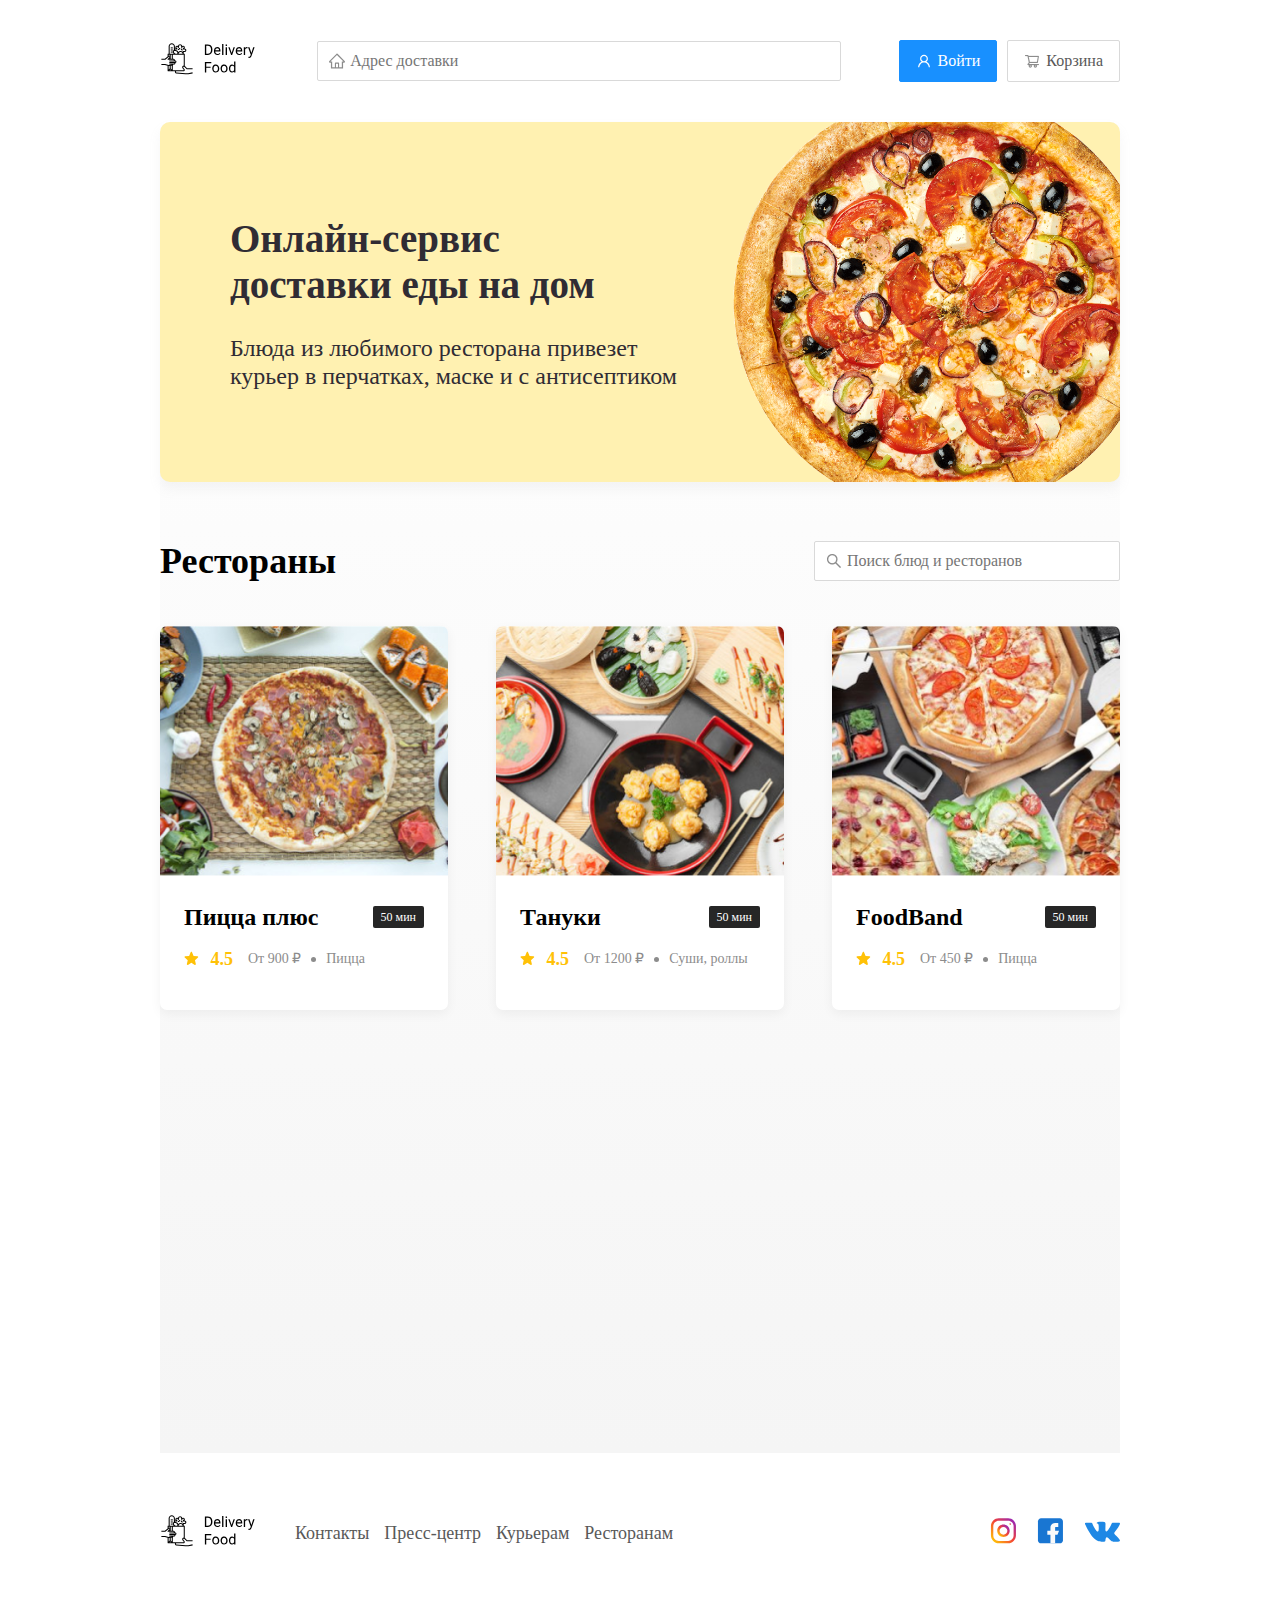
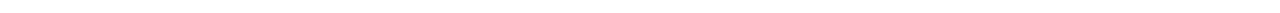
<file: index.html>
<!DOCTYPE html>
<html lang="ru">

<head>
  <meta charset="UTF-8">
  <meta name="viewport" content="width=device-width, initial-scale=1.0">
  <title>Delivery Food - доставка еды</title>
  <link href="https://fonts.googleapis.com/css?family=Roboto:400,700&display=swap&subset=cyrillic" rel="stylesheet">
  <link rel="stylesheet" href="css/normalize.css">
  <link rel="stylesheet" href="css/animate.css">
  <link rel="stylesheet" href="css/style.css">
</head>

<body>

  <div class="container">
    <header class="header">
      <a href="#" class="logo header__logo">
        <img src="img/logo.svg" alt="logo" class="logo-image header__logo-img" width="100" height="36">
      </a>
      <input type="text" class="input header__input" placeholder="Адрес доставки">
      <div class="header__buttons">
        <button class="button header__button button-primary">
          <img class="header__button-icon" src="img/user.svg" alt="user">
          <span class="header__button-text">Войти</span>
        </button>
        <button class="button header__button" id="shopping-cart">
          <img class="header__button-icon" src="img/shopping-cart.png" alt="shopping-cart">
          <span class="header__button-text">Корзина</span>
        </button>
      </div>
  </header>

  <main class="main">
    <section class="promo">
      <h1 class="promo__header">Онлайн-сервис<br>доставки еды на дом</h1>
      <p class="promo__text">Блюда из любимого ресторана привезет<br>курьер в перчатках, маске и с антисептиком</p>
    </section>

    <section class="restorants">
      <div class="restorants__header">
        <h2 class="restorants__title">Рестораны</h2>
        <input class="input restorants__input" type="text" placeholder="Поиск блюд и ресторанов">
      </div>

      <div class="restorants__cards">

        <a href="#" class="restorants__card wow fadeInUp" data-wow-delay="0.2s">
          <img src="img/pizza-plus.jpg" alt="pizza-plus" class="restorants__card-image">
          <div class="restorants__text">
            <div class="restorants__card-title">
              <h3 class="restorants__card-name">Пицца плюс</h3>
              <span class="restorants__card-time">50 мин</span>
            </div>
            <div class="restorants__info">
              <div class="restorants__rating">
                <img src="img/rating-star.svg" alt="rating-star" class="restorants__rating-star">
                4.5</div>
              <div class="restorants__price">От 900 ₽</div>
              <div class="restorants__category">Пицца</div>
            </div>
          </div>
        </a>

        <a href="tanuki.html" class="restorants__card wow fadeInUp" data-wow-delay="0.4s">
          <img src="img/tanuki.jpg" alt="tanuki" class="restorants__card-image">
          <div class="restorants__text">
            <div class="restorants__card-title">
              <h3 class="restorants__card-name">Тануки</h3>
              <span class="restorants__card-time">50 мин</span>
            </div>
            <div class="restorants__info">
              <div class="restorants__rating">
                <img src="img/rating-star.svg" alt="rating-star" class="restorants__rating-star">
                4.5</div>
              <div class="restorants__price">От 1200 ₽</div>
              <div class="restorants__category">Суши, роллы</div>
            </div>
          </div>
        </a>

        <a href="#" class="restorants__card wow fadeInUp" data-wow-delay="0.6s">
          <img src="img/food_band.jpg" alt="food_band" class="restorants__card-image">
          <div class="restorants__text">
            <div class="restorants__card-title">
              <h3 class="restorants__card-name">FoodBand</h3>
              <span class="restorants__card-time">50 мин</span>
            </div>
            <div class="restorants__info">
              <div class="restorants__rating">
                <img src="img/rating-star.svg" alt="rating-star" class="restorants__rating-star">
                4.5</div>
              <div class="restorants__price">От 450 ₽</div>
              <div class="restorants__category">Пицца</div>
            </div>
          </div>
        </a>

        <a href="#" class="restorants__card wow fadeInUp" data-wow-delay="0.2s">
          <img src="img/zhadina-pizza.jpg" alt="zhadina-pizza" class="restorants__card-image">
          <div class="restorants__text">
            <div class="restorants__card-title">
              <h3 class="restorants__card-name">Жадина-пицца</h3>
              <span class="restorants__card-time">50 мин</span>
            </div>
            <div class="restorants__info">
              <div class="restorants__rating">
                <img src="img/rating-star.svg" alt="rating-star" class="restorants__rating-star">
                4.5</div>
              <div class="restorants__price">От 500 ₽</div>
              <div class="restorants__category">Пицца</div>
            </div>
          </div>
        </a>

        <a href="#" class="restorants__card wow fadeInUp" data-wow-delay="0.4s">
          <img src="img/tochka_edy.jpg" alt="tochka_edy" class="restorants__card-image">
          <div class="restorants__text">
            <div class="restorants__card-title">
              <h3 class="restorants__card-name">Точка еды</h3>
              <span class="restorants__card-time">50 мин</span>
            </div>
            <div class="restorants__info">
              <div class="restorants__rating">
                <img src="img/rating-star.svg" alt="rating-star" class="restorants__rating-star">
                4.5</div>
              <div class="restorants__price">От 1000 ₽</div>
              <div class="restorants__category">Русская кухня</div>
            </div>
          </div>
        </a>

        <a href="#" class="restorants__card wow fadeInUp" data-wow-delay="0.6s">
          <img src="img/pizza_burger.jpg" alt="pizza_burger" class="restorants__card-image">
          <div class="restorants__text">
            <div class="restorants__card-title">
              <h3 class="restorants__card-name">PizzaBurger</h3>
              <span class="restorants__card-time">50 мин</span>
            </div>
            <div class="restorants__info">
              <div class="restorants__rating">
                <img src="img/rating-star.svg" alt="rating-star" class="restorants__rating-star">
                4.5</div>
              <div class="restorants__price">От 700 ₽</div>
              <div class="restorants__category">Пицца</div>
            </div>
          </div>
        </a>

      </div>
    </section>
  </main>

  <footer class="footer">
    <a href="#" class="logo footer__logo">
      <img src="img/logo.svg" alt="logo" class="logo-image footer__logo-img" width="100" height="36">
    </a>
    <nav class="footer__nav">
      <a href="#" class="footer__link">Контакты</a>
      <a href="#" class="footer__link">Пресс-центр</a>
      <a href="#" class="footer__link">Курьерам</a>
      <a href="#" class="footer__link">Ресторанам</a>
    </nav>
    <div class="footer__social-links">
      <a href="#" class="footer__social-link">
        <img src="img/instagram.svg" alt="instagram" class="footer__instagram">
      </a>
      <a href="#" class="footer__social-link">
        <img src="img/fb.svg" alt="facebook" class="footer__fb">
      </a>
      <a href="#" class="footer__social-link">
        <img src="img/vk.svg" alt="vkontakte" class="footer_vk">
      </a>
    </div>
  </footer>
  </div>

  <div class="modal">
    <div class="modal-dialog">
      <div class="modal-header">
        <h3 class="modal-title">Корзина</h3>
        <button class="modal-close">&times;</button>
      </div>
      <div class="modal-body">

        <div class="food-row">
          <div class="food-name">Ролл угорь стандарт</div>
          <strong class="food-price">250 ₽</strong>
          <div class="food-counter">
            <button class="button-counter">-</button>
            <span class="food-quantity">1</span>
            <button class="button-counter">+</button>
          </div>
        </div>

        <div class="food-row">
          <div class="food-name">Калифорния лосось стандарт</div>
          <strong class="food-price">395 ₽</strong>
          <div class="food-counter">
            <button class="button-counter">-</button>
            <span class="food-quantity">1</span>
            <button class="button-counter">+</button>
          </div>
        </div>

        <div class="food-row">
          <div class="food-name">Окинава стандарт</div>
          <strong class="food-price">250 ₽</strong>
          <div class="food-counter">
            <button class="button-counter">-</button>
            <span class="food-quantity">1</span>
            <button class="button-counter">+</button>
          </div>
        </div>

        <div class="food-row">
          <div class="food-name">Цезарь маки xl</div>
          <strong class="food-price">250 ₽</strong>
          <div class="food-counter">
            <button class="button-counter">-</button>
            <span class="food-quantity">1</span>
            <button class="button-counter">+</button>
          </div>
        </div>

        <div class="food-row">
          <div class="food-name">Ясай маки стандарт 185 г</div>
          <strong class="food-price">250 ₽</strong>
          <div class="food-counter">
            <button class="button-counter">-</button>
            <span class="food-quantity">1</span>
            <button class="button-counter">+</button>
          </div>
        </div>

      </div>

      <div class="modal-footer">
        <span class="modal-summ">1395 ₽</span>
        <div class="footer-buttons">
          <button class="button button-primary">Оформить заказ</button>
          <button class="button">Отмена</button>
        </div>
      </div>
    </div>
  </div>

  <script src="js/wow.min.js"></script>
  <script src="js/main.js"></script>
</body>

</html>
</file>
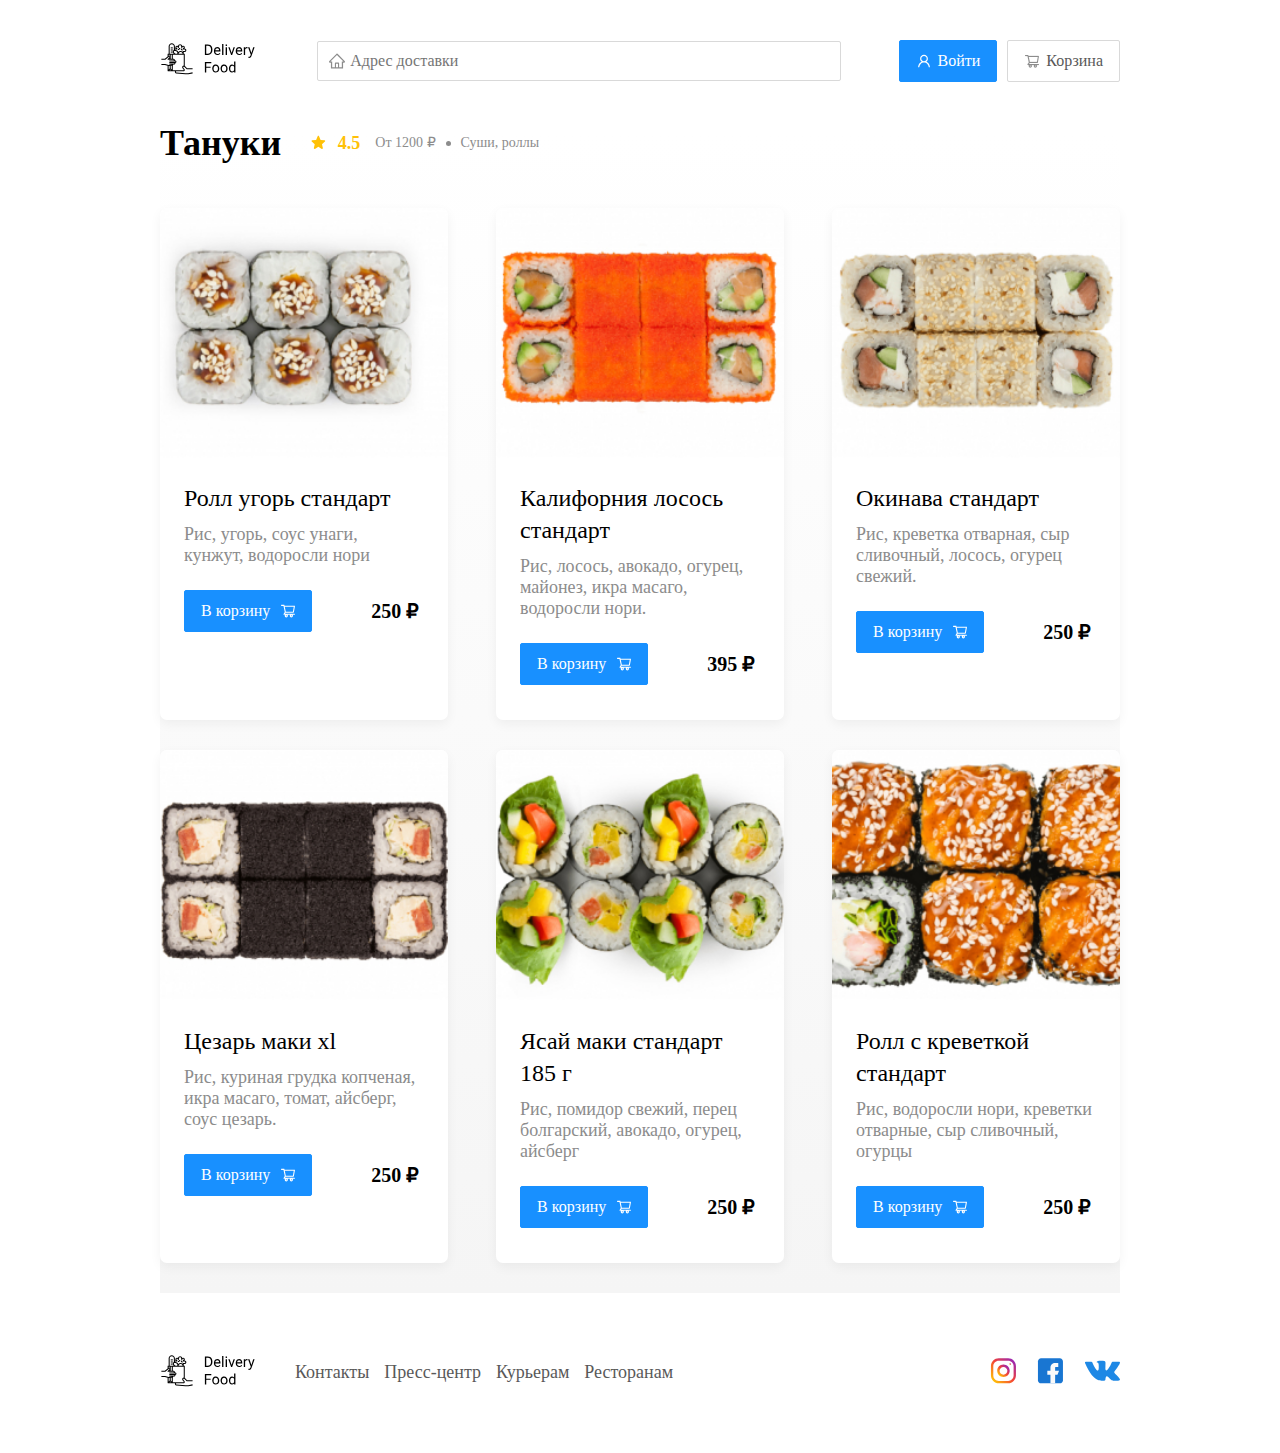
<file: tanuki.html>
<!DOCTYPE html>
<html lang="ru">

<head>
  <meta charset="UTF-8">
  <meta name="viewport" content="width=device-width, initial-scale=1.0">
  <title>Tanuki - доставка еды</title>
  <link href="https://fonts.googleapis.com/css?family=Roboto:400,700&display=swap&subset=cyrillic" rel="stylesheet">
  <link rel="stylesheet" href="css/normalize.css">
  <link rel="stylesheet" href="css/animate.css">
  <link rel="stylesheet" href="css/style.css">
</head>

<body>

  <div class="container">
    <header class="header">
      <a href="index.html" class="logo header__logo">
        <img src="img/logo.svg" alt="logo" class="logo-image header__logo-img" width="100" height="36">
      </a>
      <input type="text" class="input header__input" placeholder="Адрес доставки">
      <div class="header__buttons">
        <button class="button header__button button-primary">
          <img class="header__button-icon" src="img/user.svg" alt="user">
          <span class="header__button-text ">Войти</span>
        </button>
        <button class="button header__button" id="shopping-cart">
          <img class="header__button-icon" src="img/shopping-cart.png" alt="shopping-cart">
          <span class="header__button-text">Корзина</span>
        </button>
      </div>
  </header>

  <main class="main">

    <section class="restorants">
      
      <div class="restorants__header">
        <h2 class="restorants__title inner-title wow fadeInLeft" data-wow-delay="0.2s">Тануки</h2>
        <div class="restorants__info tanuki-rating animated wow fadeInRight" data-wow-delay="0.6s">
          <div class="restorants__rating">
            <img src="img/rating-star.svg" alt="rating-star" class="restorants__rating-star">
            4.5</div>
          <div class="restorants__price">От 1200 ₽</div>
          <div class="restorants__category">Суши, роллы</div>
        </div>
      </div>

      <div class="restorants__cards">

        <div class="restorants__card wow fadeInUp" data-wow-delay="0.2s">
          <img src="img/roll_acne_standart.jpg" alt="roll_acne_standart" class="restorants__card-image">
          <div class="restorants__text">
            <div class="restorants__card-title">
              <h3 class="restorants__card-name product-name">Ролл угорь стандарт</h3>
            </div>
            <div class="restorants__info tanuki-info">
              <div class="restorants__info-ingredients">Рис, угорь, соус унаги, кунжут,&nbsp;водоросли&nbsp;нори</div>
            </div>
            <div class="restorants__card-buttons">
              <button class="button button-primary">
               <span class="button__card-text">В корзину</span>
               <img src="img/shopping-cart-white.svg" alt="shopping-cart-white">
              </button>
              <span class="restorants__card-price">250 ₽</span>
            </div>
          </div>
        </div>

          <div class="restorants__card wow fadeInUp" data-wow-delay="0.4s">
            <img src="img/california_salmon_standart.jpg" alt="california_salmon_standart" class="restorants__card-image">
            <div class="restorants__text">
              <div class="restorants__card-title">
                <h3 class="restorants__card-name product-name">Калифорния лосось стандарт</h3>
              </div>
              <div class="restorants__info tanuki-info">
                <div class="restorants__info-ingredients">Рис, лосось, авокадо, огурец, майонез, икра масаго, водоросли нори.</div>
              </div>
              <div class="restorants__card-buttons">
                <button class="button button-primary">
                 <span class="button__card-text">В корзину</span>
                 <img src="img/shopping-cart-white.svg" alt="shopping-cart-white">
                </button>
                <span class="restorants__card-price">395 ₽</span>
              </div>
            </div>
          </div>

          <div class="restorants__card wow fadeInUp" data-wow-delay="0.6s">
            <img src="img/okinava_standart.jpg" alt="okinava_standart" class="restorants__card-image">
            <div class="restorants__text">
              <div class="restorants__card-title">
                <h3 class="restorants__card-name product-name">Окинава стандарт</h3>
              </div>
              <div class="restorants__info tanuki-info">
                <div class="restorants__info-ingredients">Рис, креветка отварная, сыр сливочный, лосось, огурец свежий.</div>
              </div>
              <div class="restorants__card-buttons">
                <button class="button button-primary">
                 <span class="button__card-text">В корзину</span>
                 <img src="img/shopping-cart-white.svg" alt="shopping-cart-white">
                </button>
                <span class="restorants__card-price">250 ₽</span>
              </div>
            </div>
          </div>

          <div class="restorants__card wow fadeInUp" data-wow-delay="0.2s">
            <img src="img/caesar_maki_xl.jpg" alt="caesar_maki_xl" class="restorants__card-image">
            <div class="restorants__text">
              <div class="restorants__card-title">
                <h3 class="restorants__card-name product-name">Цезарь маки хl</h3>
              </div>
              <div class="restorants__info tanuki-info">
                <div class="restorants__info-ingredients">Рис, куриная грудка копченая, икра масаго, томат, айсберг, соус цезарь.</div>
              </div>
              <div class="restorants__card-buttons">
                <button class="button button-primary">
                 <span class="button__card-text">В корзину</span>
                 <img src="img/shopping-cart-white.svg" alt="shopping-cart-white">
                </button>
                <span class="restorants__card-price">250 ₽</span>
              </div>
            </div>
          </div>

          <div class="restorants__card wow fadeInUp" data-wow-delay="0.4s">
            <img src="img/asai_maki_standart.jpg" alt="asai_maki_standart" class="restorants__card-image">
            <div class="restorants__text">
              <div class="restorants__card-title">
                <h3 class="restorants__card-name product-name">Ясай маки стандарт 185 г</h3>
              </div>
              <div class="restorants__info tanuki-info">
                <div class="restorants__info-ingredients">Рис, помидор свежий, перец болгарский, авокадо, огурец, айсберг</div>
              </div>
              <div class="restorants__card-buttons">
                <button class="button button-primary">
                 <span class="button__card-text">В корзину</span>
                 <img src="img/shopping-cart-white.svg" alt="shopping-cart-white">
                </button>
                <span class="restorants__card-price">250 ₽</span>
              </div>
            </div>
          </div>

          <div class="restorants__card wow fadeInUp" data-wow-delay="0.6s">
            <img src="img/roll_shrimp_standart.jpg" alt="roll_shrimp_standart" class="restorants__card-image">
            <div class="restorants__text">
              <div class="restorants__card-title">
                <h3 class="restorants__card-name product-name">Ролл с креветкой стандарт</h3>
              </div>
              <div class="restorants__info tanuki-info">
                <div class="restorants__info-ingredients">Рис, водоросли нори, креветки отварные, сыр сливочный, огурцы</div>
              </div>
              <div class="restorants__card-buttons">
                <button class="button button-primary">
                 <span class="button__card-text">В корзину</span>
                 <img src="img/shopping-cart-white.svg" alt="shopping-cart-white">
                </button>
                <span class="restorants__card-price">250 ₽</span>
              </div>
            </div>
          </div>

      </div>
    </section>
  </main>

  <footer class="footer">
    <a href="index.html" class="logo footer__logo">
      <img src="img/logo.svg" alt="logo" class="logo-image footer__logo-img" width="100" height="36">
    </a>
    <nav class="footer__nav">
      <a href="#" class="footer__link">Контакты</a>
      <a href="#" class="footer__link">Пресс-центр</a>
      <a href="#" class="footer__link">Курьерам</a>
      <a href="#" class="footer__link">Ресторанам</a>
    </nav>
    <div class="footer__social-links">
      <a href="#" class="footer__social-link">
        <img src="img/instagram.svg" alt="instagram" class="footer__instagram">
      </a>
      <a href="#" class="footer__social-link">
        <img src="img/fb.svg" alt="facebook" class="footer__fb">
      </a>
      <a href="#" class="footer__social-link">
        <img src="img/vk.svg" alt="vkontakte" class="footer_vk">
      </a>
    </div>
  </footer>
  </div>

  <div class="modal">
    <div class="modal-dialog">
      <div class="modal-header">
        <h3 class="modal-title">Корзина</h3>
        <button class="modal-close">&times;</button>
      </div>
      <div class="modal-body">

        <div class="food-row">
          <div class="food-name">Ролл угорь стандарт</div>
          <strong class="food-price">250 ₽</strong>
          <div class="food-counter">
            <button class="button-counter">-</button>
            <span class="food-quantity">1</span>
            <button class="button-counter">+</button>
          </div>
        </div>

        <div class="food-row">
          <div class="food-name">Калифорния лосось стандарт</div>
          <strong class="food-price">395 ₽</strong>
          <div class="food-counter">
            <button class="button-counter">-</button>
            <span class="food-quantity">1</span>
            <button class="button-counter">+</button>
          </div>
        </div>

        <div class="food-row">
          <div class="food-name">Окинава стандарт</div>
          <strong class="food-price">250 ₽</strong>
          <div class="food-counter">
            <button class="button-counter">-</button>
            <span class="food-quantity">1</span>
            <button class="button-counter">+</button>
          </div>
        </div>

        <div class="food-row">
          <div class="food-name">Цезарь маки xl</div>
          <strong class="food-price">250 ₽</strong>
          <div class="food-counter">
            <button class="button-counter">-</button>
            <span class="food-quantity">1</span>
            <button class="button-counter">+</button>
          </div>
        </div>

        <div class="food-row">
          <div class="food-name">Ясай маки стандарт 185 г</div>
          <strong class="food-price">250 ₽</strong>
          <div class="food-counter">
            <button class="button-counter">-</button>
            <span class="food-quantity">1</span>
            <button class="button-counter">+</button>
          </div>
        </div>

      </div>

      <div class="modal-footer">
        <span class="modal-summ">1395 ₽</span>
        <div class="footer-buttons">
          <button class="button button-primary">Оформить заказ</button>
          <button class="button">Отмена</button>
        </div>
      </div>
    </div>
  </div>

  <script src="js/wow.min.js"></script>
  <script src="js/main.js"></script>
</body>

</html>
</file>
<file: css/style.css>
* {
  -webkit-box-sizing: border-box;
          box-sizing: border-box;
}

.body {
  font-family: 'Roboto', Arial, sans-serif;
}

a {
  text-decoration: none;
}

.container {
  max-width: 1200px;
  margin: auto;
}

.header {
  display: -webkit-box;
  display: -ms-flexbox;
  display: flex;
  -webkit-box-pack: justify;
      -ms-flex-pack: justify;
          justify-content: space-between;
  -ms-flex-wrap: wrap;
      flex-wrap: wrap;
  -webkit-box-align: center;
      -ms-flex-align: center;
          align-items: center;
  padding-top: 40px;
  margin-bottom: 40px;
}

.input {
  background: #FFFFFF;
  border: 1px solid #D9D9D9;
  border-radius: 2px;
  padding: 7px 32px;
  font-size: 16px;
  line-height: 24px;
  background-position: left 11px center;
  background-repeat: no-repeat;
}

.header__input {
  -webkit-box-flex: 0.8;
      -ms-flex: 0.8;
          flex: 0.8;
  background-image: url('../img/home.svg');
}

.header__buttons {
  display: -webkit-box;
  display: -ms-flexbox;
  display: flex;
}

.button {
  display: -webkit-box;
  display: -ms-flexbox;
  display: flex;
  -webkit-box-align: center;
      -ms-flex-align: center;
          align-items: center;
  padding: 8px 16px;
  background: #FFFFFF;
  border: 1px solid #D9D9D9;
  -webkit-box-shadow: 0px 0px 2px rgba(0, 0, 0, 0.0015);
          box-shadow: 0px 0px 2px rgba(0, 0, 0, 0.0015);
  border-radius: 2px;
  color: #595959;
  font-size: 16px;
  line-height: 24px;
}

.button-primary {
  background: #1890FF;
  border: 1px solid #1890FF;
  color: #FFFFFF;
  margin-right: 10px;
}

.header__button-icon {
  margin-right: 6px;
}

.main {
  background: -webkit-gradient(linear, left top, left bottom, color-stop(1.04%, rgba(245, 245, 245, 0)), to(#F5F5F5));
  background: -o-linear-gradient(top, rgba(245, 245, 245, 0) 1.04%, #F5F5F5 100%);
  background: linear-gradient(180deg, rgba(245, 245, 245, 0) 1.04%, #F5F5F5 100%);
}

.promo {
  -webkit-box-shadow: 0px 7px 12px rgba(158, 158, 163, 0.1);
          box-shadow: 0px 7px 12px rgba(158, 158, 163, 0.1);
  background: #FFF1B1 url("../img/promo-image.png") no-repeat top -74px right -150px / 800px;
  border-radius: 10px;
  padding: 68px 70px;
  margin-bottom: 58px;
}

.promo__header {
  font-style: normal;
  font-weight: bold;
  font-size: 39px;
  line-height: 46px;
  color: #302C34;
}

.promo__text {
  font-style: normal;
  font-weight: normal;
  font-size: 24px;
  line-height: 28px;
  color: #302C34;
}

.restorants__header {
  display: -webkit-box;
  display: -ms-flexbox;
  display: flex;
  -webkit-box-align: center;
      -ms-flex-align: center;
          align-items: center;
  -ms-flex-wrap: wrap;
      flex-wrap: wrap;
  -webkit-box-pack: justify;
      -ms-flex-pack: justify;
          justify-content: space-between;
  margin-bottom: 44px;
}

.restorants__title {
  margin: 0;
  font-style: normal;
  font-weight: bold;
  font-size: 36px;
  line-height: 42px;
}

.restorants__input {
  width: 306px;
  background-image: url('../img/search-restoran.png');
}

.restorants__cards {
  display: -webkit-box;
  display: -ms-flexbox;
  display: flex;
  -ms-flex-wrap: wrap;
      flex-wrap: wrap;
  -webkit-box-pack: justify;
      -ms-flex-pack: justify;
          justify-content: space-between;
}

.restorants__card {
  background: #FFFFFF;
  -webkit-box-shadow: 0px 4px 12px rgba(0, 0, 0, 0.05);
          box-shadow: 0px 4px 12px rgba(0, 0, 0, 0.05);
  border-radius: 7px;
  overflow: hidden;
  margin-bottom: 30px;
  -ms-flex-preferred-size: 30%;
      flex-basis: 30%;
}

.restorants__card-image {
  width: 100%;
  height: 250px;
  -o-object-fit: cover;
     object-fit: cover;
}

.restorants__text {
  padding: 20px 24px 35px 24px;
}

.restorants__card-title {
  display: -webkit-box;
  display: -ms-flexbox;
  display: flex;
  -webkit-box-pack: justify;
      -ms-flex-pack: justify;
          justify-content: space-between;
  -webkit-box-align: center;
      -ms-flex-align: center;
          align-items: center;
  margin-bottom: 10px;
}

.restorants__card-name {
  margin: 0;
  font-style: normal;
  font-weight: bold;
  font-size: 24px;
  line-height: 32px;
  color: #000000;
}

.restorants__card-time {
  padding: 1px 8px;
  background: #262626;
  border-radius: 2px;
  color: #FFFFFF;
  font-style: normal;
  font-weight: normal;
  font-size: 12px;
  line-height: 20px;
}

.restorants__info {
  display: -webkit-box;
  display: -ms-flexbox;
  display: flex;
  -webkit-box-align: center;
      -ms-flex-align: center;
          align-items: center;
  -o-text-overflow: ellipsis;
     text-overflow: ellipsis;
  overflow: hidden;
  white-space: nowrap;
}

.restorants__rating {
  color: #FFC107;
  font-style: normal;
  font-weight: bold;
  font-size: 18px;
  line-height: 32px;
  margin-right: 26px;
}

.restorants__rating-star {
  width: 15px;
  height: 14px;
  margin-right: 7px;
}

.restorants__price,
.restorants__category {
  color: #8C8C8C;
  font-style: normal;
  font-weight: normal;
  font-size: 18px;
  line-height: 32px;
}

.restorants__price {
  margin-right: 10px;
}

.restorants__price::after {
  content: '';
  display: inline-block;
  vertical-align: middle;
  width: 5px;
  height: 5px;
  background-color: #8C8C8C;
  border-radius: 50%;
  margin-left: 10px;
}

.footer {
  padding: 60px 0;
  display: -webkit-box;
  display: -ms-flexbox;
  display: flex;
  -webkit-box-align: center;
      -ms-flex-align: center;
          align-items: center;
  -webkit-box-pack: justify;
      -ms-flex-pack: justify;
          justify-content: space-between;
}

.footer__nav {
  display: -webkit-box;
  display: -ms-flexbox;
  display: flex;
  -ms-flex-wrap: wrap;
      flex-wrap: wrap;
  margin-right: auto;
  margin-left: 35px;
}

.footer__link {
  font-style: normal;
  font-weight: normal;
  font-size: 18px;
  line-height: 21px;
  color: #595959;
}

.footer__link:not(:last-child) {
  margin-right: 15px;
}

.footer__social-links {
  display: -webkit-box;
  display: -ms-flexbox;
  display: flex;
  -webkit-box-align: center;
      -ms-flex-align: center;
          align-items: center;
  -webkit-box-pack: justify;
      -ms-flex-pack: justify;
          justify-content: space-between;
}

.footer__social-link:not(:last-child) {
  margin-right: 21px;
}

/*tanuki*/

.tanuki-rating {
  margin-right: auto;
  margin-left: 30px;
}

.tanuki-info {
  white-space: normal;
  margin-bottom: 24px;
}

.product-name {
  font-weight: 400;
}

.restorants__card-buttons {
  display: -webkit-box;
  display: -ms-flexbox;
  display: flex;
  -webkit-box-align: center;
      -ms-flex-align: center;
          align-items: center;
}

.restorants__card-button {
  padding: 8px 16px 8px 16px;
  display: -webkit-box;
  display: -ms-flexbox;
  display: flex;
  -webkit-box-align: center;
      -ms-flex-align: center;
          align-items: center;
  margin: 0;
}

.restorants__info-ingredients {
  font-style: normal;
  font-weight: normal;
  font-size: 18px;
  line-height: 21px;
  color: #8C8C8C;
}

.restorants__card-price {
  font-style: normal;
  font-weight: bold;
  font-size: 20px;
  line-height: 32px;
  color: #000000;
  margin-left: 49px;
}

.button__card-text {
  margin-right: 10px;
}

/*modal*/

.modal {
  position: fixed;
  top: 0;
  left: 0;
  background: rgba(0, 0, 0, 0.4);
  width: 100%;
  height: 100%;
  display: none;
}

.modal-open {
  display: -webkit-box;
  display: -ms-flexbox;
  display: flex;
}

.modal-dialog {
  max-width: 780px;
  width: 95%;
  background: #FFFFFF;
  border-radius: 5px;
  margin: auto;
  padding: 40px 45px;
}

.modal-header {
  display: -webkit-box;
  display: -ms-flexbox;
  display: flex;
  -webkit-box-align: center;
      -ms-flex-align: center;
          align-items: center;
  -webkit-box-pack: justify;
      -ms-flex-pack: justify;
          justify-content: space-between;
  margin-bottom: 45px;
}

.modal-title {
  margin: 0;
  font-weight: bold;
  font-size: 36px;
  line-height: 42px;
}

.modal-close {
  font-size: 36px;
  border: none;
  background-color: transparent;
}

.modal-body {
  margin-bottom: 65px;
}

.food-row {
  display: -webkit-box;
  display: -ms-flexbox;
  display: flex;
  -webkit-box-align: center;
      -ms-flex-align: center;
          align-items: center;
  -webkit-box-pack: justify;
      -ms-flex-pack: justify;
          justify-content: space-between;
  padding: 8px 0;
  border-bottom: 1px solid #D9D9D9;
  margin-bottom: 15px;
}

.food-name {
  font-size: 18px;
  line-height: 32px;
}

.food-price {
  margin-left: auto;
  margin-right: 47px;
  font-weight: bold;
  font-size: 20px;
  line-height: 32px;
}

.food-counter {
  display: -webkit-box;
  display: -ms-flexbox;
  display: flex;
  -webkit-box-align: center;
      -ms-flex-align: center;
          align-items: center;
}

.button-counter {
  border: 1px solid #40A9FF;
  -webkit-box-sizing: border-box;
          box-sizing: border-box;
  border-radius: 2px;
  padding: 5px 16px;
  font-size: 14px;
  line-height: 22px;
  color: #40A9FF;
}

.food-quantity {
  font-weight: normal;
  font-size: 16px;
  line-height: 24px;
  margin-left: 13px;
  margin-right: 13px;
}

.modal-footer {
  display: -webkit-box;
  display: -ms-flexbox;
  display: flex;
  -webkit-box-align: center;
      -ms-flex-align: center;
          align-items: center;
  -webkit-box-pack: justify;
      -ms-flex-pack: justify;
          justify-content: space-between;
}

.modal-summ {
  background: #262626;
  border-radius: 5px;
  padding: 15px 20px;
  color: #FFFFFF;
  font-weight: bold;
  font-size: 20px;
  line-height: 23px;
}

.footer-buttons {
  display: -webkit-box;
  display: -ms-flexbox;
  display: flex;
  -webkit-box-align: center;
      -ms-flex-align: center;
          align-items: center;
  -webkit-box-pack: justify;
      -ms-flex-pack: justify;
          justify-content: space-between;
}

@media (max-width: 1366px) {
  .container {
    max-width: 960px;
  }

  .promo {
    background-size: 650px;
    background-position: center right -150px;
  }

  .restorants__rating {
    margin-right: 15px;
  }

  .restorants__price,
  .restorants__category {
    font-size: 14px;
  }

}

@media (max-width: 992px) {
  .container {
    max-width: 750px;
  }

  .promo {
    background-size: 500px;
    padding: 40px;
  }

  .promo__header {
    font-size: 35px;
  }

  .promo__text {
    font-size: 24px;
  }

  .restorants__card {
    -ms-flex-preferred-size: 49%;
        flex-basis: 49%;
  }

  .footer__link {
    font-size: 16px;
  }
}

@media (max-width: 768px) {
  .container {
    max-width: 560px;
  }

  .promo {
    background-size: 400px;
    margin-bottom: 30px;
  }

  .promo__header {
    font-size: 24px;
    line-height: 34px;
    margin: 0;
  }

  .promo__text {
    font-size: 18px;
    margin-bottom: 0;
  }

  .restorants__title {
    font-size: 30px;
  }

  .restorants__rating {
    -ms-flex-preferred-size: 100%;
        flex-basis: 100%;
  }

  .restorants__info {
    -ms-flex-wrap: wrap;
        flex-wrap: wrap;
  }

  .restorants__card-name {
    font-size: 20px;
  }

  .tanuki-rating {
    -ms-flex-wrap: nowrap;
        flex-wrap: nowrap;
  }

  .button__card-text {
    font-size: 14px;
  }
}

@media (max-width: 578px) {
  .container {
    max-width: 90%;
  }

  .header__input {
    -webkit-box-ordinal-group: 6;
        -ms-flex-order: 5;
            order: 5;
    margin-top: 15px;
    -webkit-box-flex: 1;
        -ms-flex: 1;
            flex: 1;
  }

  .promo {
    background-size: 300px;
    padding: 20px;
    margin-bottom: 10px;
  }

  .promo__text {
    font-size: 14px;
  }

  .restorants__header {
    margin-bottom: 20px;
  }

  .restorants__title {
    font-size: 24px;
  }

  .restorants__card {
    -ms-flex-preferred-size: 100%;
        flex-basis: 100%;
  }

  .restorants__card-image {
    width: 100%;
  }

  .restorants__input {
    width: 100%;
  }

  .footer {
    -webkit-box-orient: vertical;
    -webkit-box-direction: normal;
        -ms-flex-direction: column;
            flex-direction: column;
    padding: 20px 0;
  }

  .footer__logo {
    margin-bottom: 10px;
  }

  .footer__nav {
    margin: 0;
    margin-bottom: 15px;
  }

  .footer__link {
    font-size: 14px;
  }

  .inner-title {
    margin: auto;
  }

  .food-name {
    font-size: 14px;
  }

  .food-price {
    font-size: 14px;
  }
}

@media (max-width: 480px) {

  .promo {
    background-image: none;
  }

  .header__button-text {
    display: none;
  }

  .footer__nav {
    -webkit-box-orient: vertical;
    -webkit-box-direction: normal;
        -ms-flex-direction: column;
            flex-direction: column;
    -webkit-box-align: center;
        -ms-flex-align: center;
            align-items: center;
  }

  .footer__link {
    font-size: 16px;
  }

  .footer__link:not(:last-child) {
    margin: 0;
    margin-bottom: 10px;
  }

  .food-name {
    font-size: 14px;
    white-space: nowrap;
    overflow: hidden;
    -o-text-overflow: ellipsis;
       text-overflow: ellipsis;
    width: 120px;
  }

  .food-price {
    margin: 0;
    font-size: 12px;
  }

  .food-counter {
    -webkit-box-orient: vertical;
    -webkit-box-direction: normal;
        -ms-flex-direction: column;
            flex-direction: column;
  }

  .button-counter {
    padding: 5px 8px;
    font-size: 12px;
    color: #40A9FF;
  }
}
</file>
